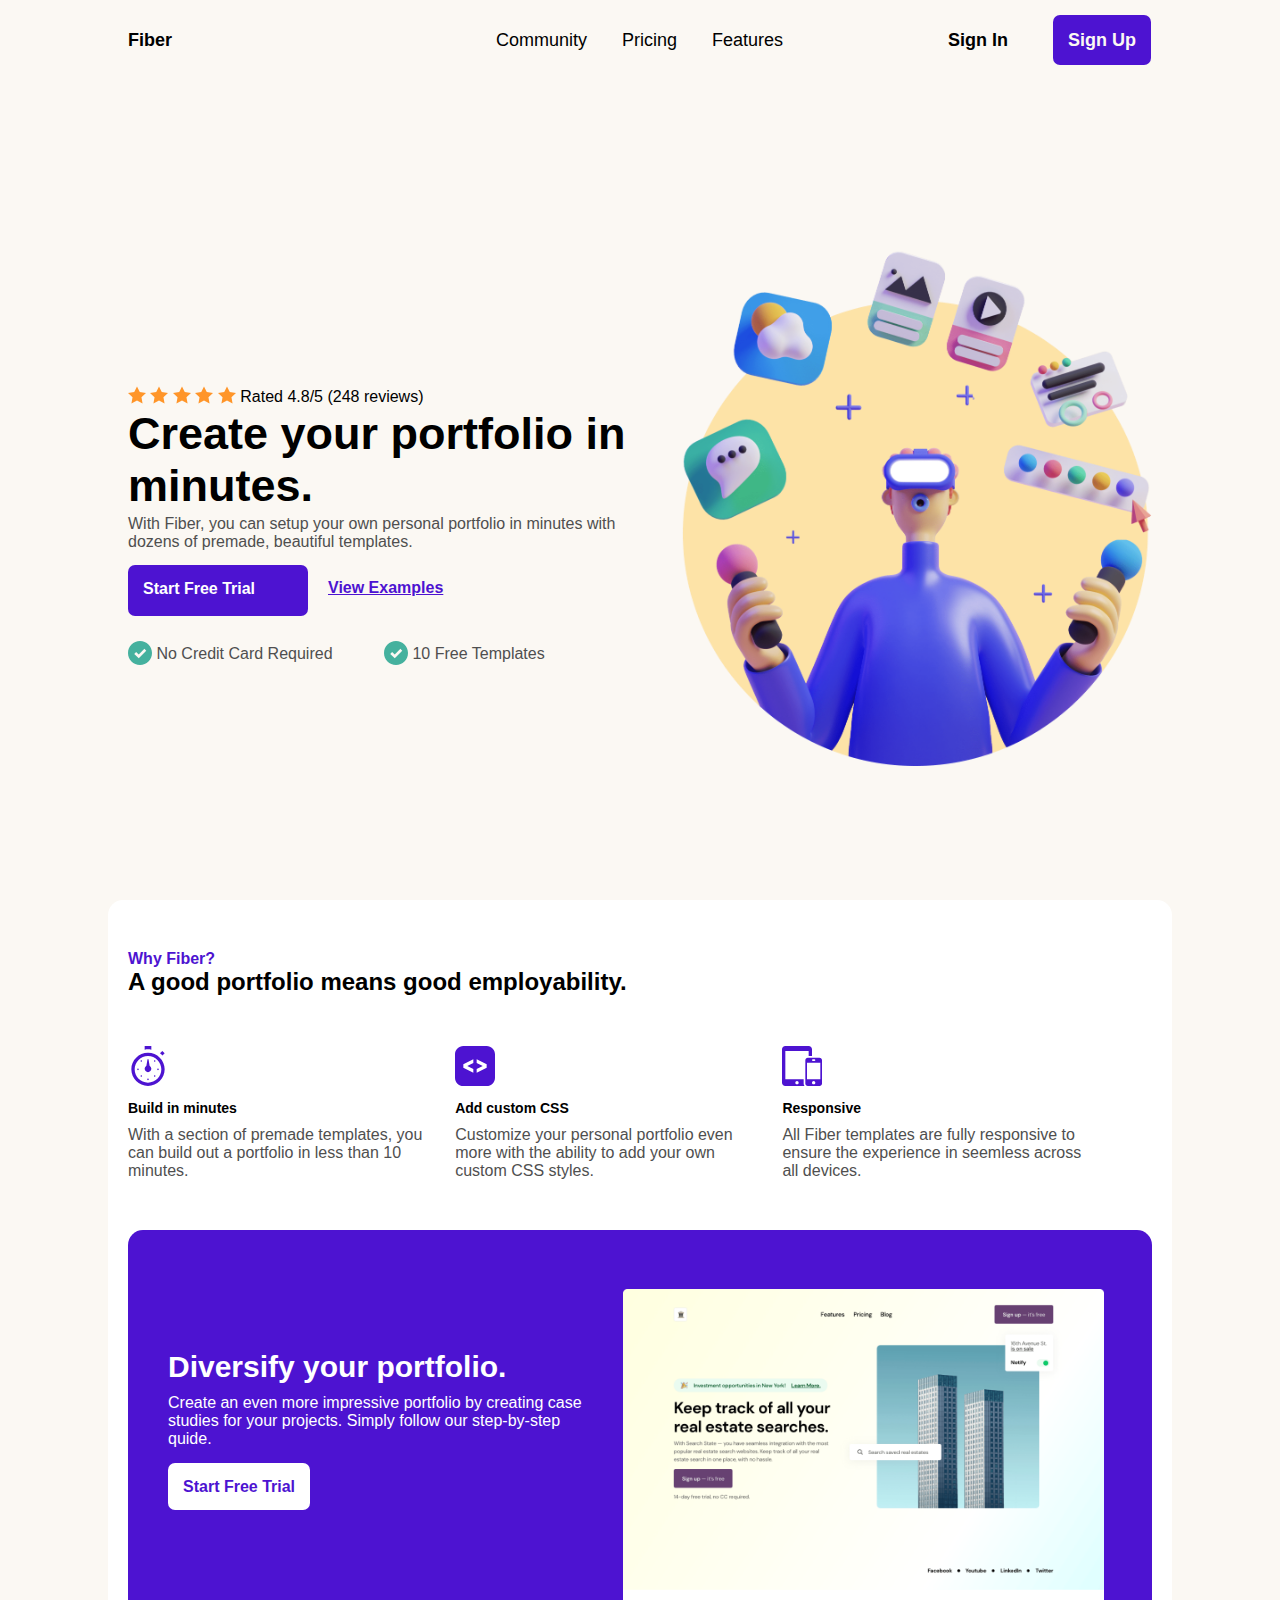
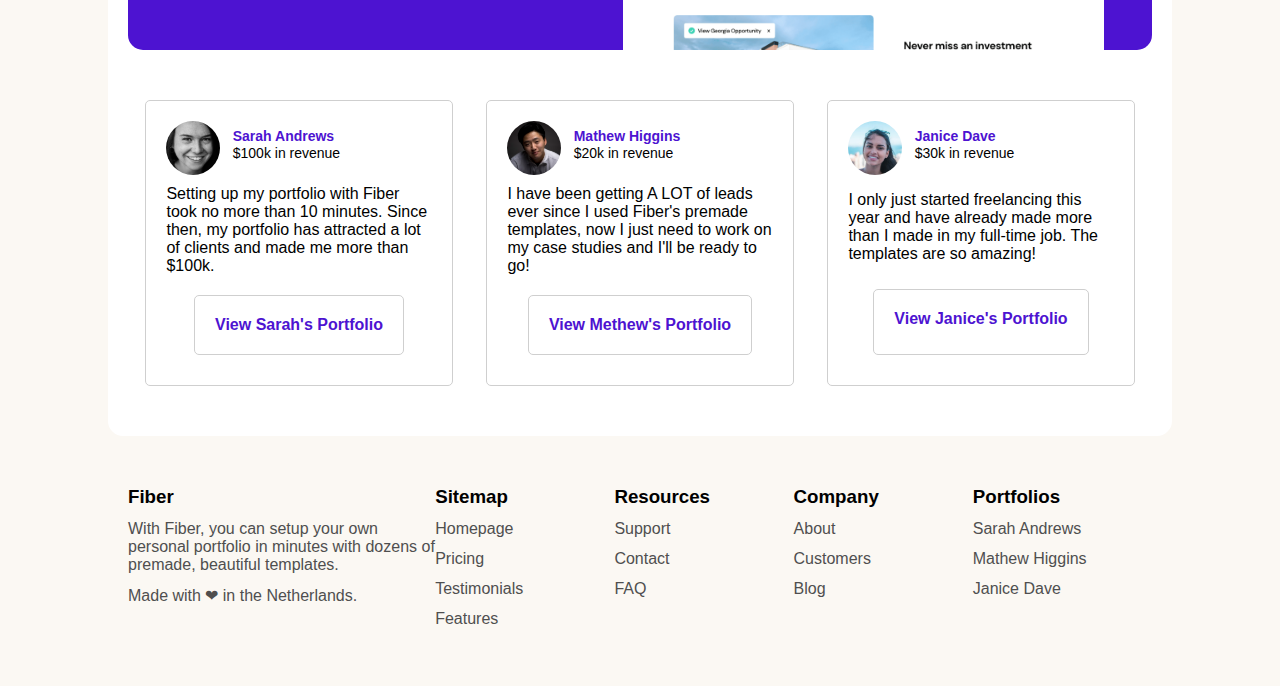
<file: index.html>
<!DOCTYPE html>
<html>

<head>
    <title>Fiber</title>
    <meta charset="utf-8">
    <link rel="stylesheet" type="text/css" href="style.css">
    <meta name="viewport" content="width=device-width, initial-scale=1.0">
</head>

<body>
    <div id="welcomeSection">
        <div>
            <header class="page-header">
                <p>Fiber</p>
                <nav>
                    <a href="">Community</a>
                    <a href="">Pricing</a>
                    <a href="">Features</a>
                </nav>

                <div class="author">
                    <a id="signIn" href="">Sign In</a>
                    <a class="button" href="SignUpPage.html" target="">Sign Up</a>
                </div>
            </header>
        </div>
        <div id="Landing">
            <div id="LandingInfo">
                <div id="stars">
                    <img class="star" src="Fiber Starter Files/Assets/star.svg" alt="star">
                    <img class="star" src="Fiber Starter Files/Assets/star.svg" alt="star">
                    <img class="star" src="Fiber Starter Files/Assets/star.svg" alt="star">
                    <img class="star" src="Fiber Starter Files/Assets/star.svg" alt="star">
                    <img class="star" src="Fiber Starter Files/Assets/star.svg" alt="star">
                    <span>Rated 4.8/5 (248 reviews)</span>
                </div>

                <div>
                    <h1>Create your portfolio in minutes.</h1>
                </div>
                <div>
                    <p>
                        With Fiber, you can setup your own personal portfolio in minutes with dozens of premade, beautiful templates.
                    </p>
                </div>
                <div id="Buttons2">
                    <a class="button" href="">Start Free Trial</a>
                    <a href="">View Examples</a>
                </div>
                <div id="checkmarks">
                    <div>
                        <img src="Fiber Starter Files/Assets/Checkmark.svg" alt="checkmark">
                        <span>No Credit Card Required</span>
                    </div>
                    <div>
                        <img src="Fiber Starter Files/Assets/Checkmark.svg" alt="checkmark">
                        <span>10 Free Templates</span>
                    </div>
                </div>
            </div>
            <div id="logo">
                <img src="Fiber Starter Files/Assets/hero-Illustration.png" alt="logo">
            </div>
        </div>
    </div>

    <div id="mainContent">

        <div id="header2">
            <span>Why Fiber?</span>
            <h2>A good portfolio means good employability.</h2>
        </div>

        <div id="features">
            <div>
                <img src="Fiber Starter Files/Assets/time.svg" alt="time">
                <h3>Build in minutes</h3>
                <p>
                    With a section of premade templates, you can build out a portfolio in less than 10 minutes.
                </p>
            </div>
            <div>
                <img src="Fiber Starter Files/Assets/code.svg" alt="code">
                <h3>Add custom CSS</h3>
                <p>
                    Customize your personal portfolio even more with the ability to add your own custom CSS styles.
                </p>
            </div>
            <div>
                <img src="Fiber Starter Files/Assets/allSizes.svg" alt="responsive">
                <h3>Responsive</h3>
                <p>
                    All Fiber templates are fully responsive to ensure the experience in seemless across all devices.
                </p>
            </div>
        </div>

        <div id="trialInfo">
            <div id="trialInfoText">
                <h2>Diversify your portfolio.</h2>
                <p>
                    Create an even more impressive portfolio by creating case studies for your projects. Simply follow our step-by-step quide.
                </p>
                <a class="button" href="">Start Free Trial</a>
            </div>
            <div>
                <img id="PageImage" src="Fiber Starter Files/Assets/Page Image.png" alt="PageImage">
            </div>
        </div>

        <div id="Community">
            <div class="response">
                <div class="name">

                    <img src="Fiber Starter Files/Assets/User Avatar.svg" alt="avatar">
                    <div>
                        <h4>Sarah Andrews</h4>
                        <span>$100k in revenue</span></div>

                </div>
                <div>
                    <p>
                        Setting up my portfolio with Fiber took no more than 10 minutes. Since then, my portfolio has attracted a lot of clients and made me more than $100k.
                    </p>
                </div>

                <a href="">View Sarah's Portfolio</a>

            </div>
            <div class="response">
                <div class="name">
                    <img src="Fiber Starter Files/Assets/User Avatar 2.svg" alt="avatar">
                    <div>
                        <h4>Mathew Higgins</h4>
                        <span>$20k in revenue</span></div>
                </div>
                <div>
                    <p>
                        I have been getting A LOT of leads ever since I used Fiber's premade templates, now I just need to work on my case studies and I'll be ready to go!
                    </p>
                </div>

                <a href="">View Methew's Portfolio</a>

            </div>
            <div class="response">
                <div class="name">
                    <img src="Fiber Starter Files/Assets/User Avatar 32.svg" alt="avatar">

                    <div>
                        <h4>Janice Dave</h4>
                        <span>$30k in revenue</span>
                    </div>
                </div>
                <div>
                    <p>
                        I only just started freelancing this year and have already made more than I made in my full-time job. The templates are so amazing!
                    </p>
                </div>

                <a href="">View Janice's Portfolio</a>

            </div>
        </div>

    </div>

    <footer>
        <div>
            <h3>Fiber</h3>
            <p>With Fiber, you can setup your own personal portfolio in minutes with dozens of premade, beautiful templates.</p>
            <p>Made with &#10084 in the Netherlands.</p>
        </div>

        <div>
            <h3>Sitemap</h3>
            <ul>
                <li><a href="">Homepage</a></li>
                <li><a href="">Pricing</a></li>
                <li><a href="">Testimonials</a></li>
                <li><a href="">Features</a></li>
            </ul>
        </div>

        <div>
            <h3>Resources</h3>
            <ul>
                <li>
                    <a href="">Support</a>
                </li>
                <li>
                    <a href="">Contact</a>
                </li>
                <li>
                    <a href="">FAQ</a>
                </li>
            </ul>
        </div>

        <div>
            <h3>Company</h3>
            <ul>
                <li>
                    <a href="">About</a>
                </li>
                <li>
                    <a href="">Customers</a>
                </li>
                <li>
                    <a href="">Blog</a>
                </li>
            </ul>
        </div>

        <div>
            <h3>Portfolios</h3>
            <ul>
                <li>
                    <a href="">Sarah Andrews</a>
                </li>
                <li>
                    <a href="">Mathew Higgins</a>
                </li>
                <li>
                    <a href="">Janice Dave</a>
                </li>
            </ul>
        </div>
    </footer>

</body>

</html>
</file>
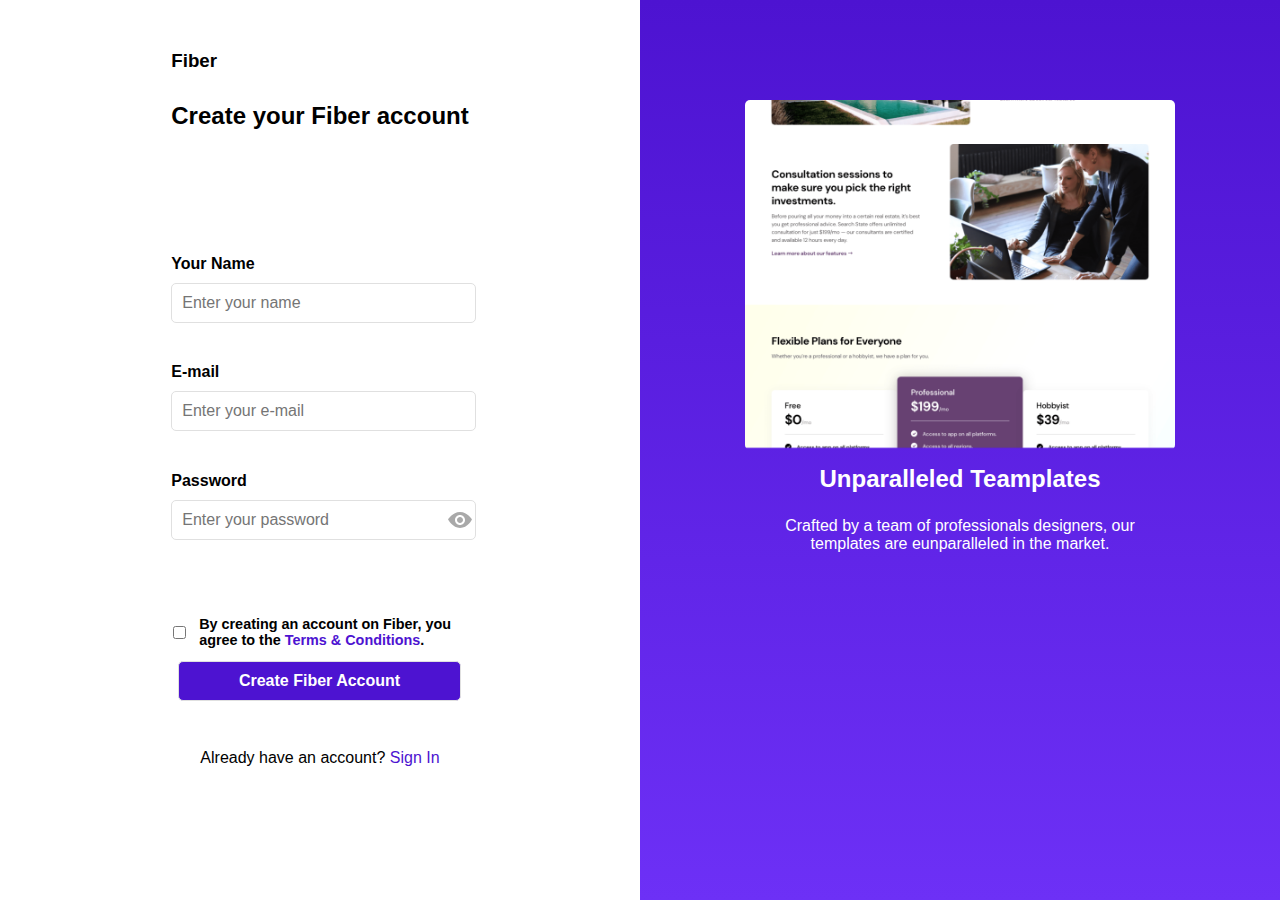
<file: SignUpPage.html>
<!DOCTYPE html>
<html>

<head>
    <title>Sign Up</title>
    <meta charset="utf-8">
    <link rel="stylesheet" type="text/css" href="SignUpStyle.css">
    <meta name="viewport" content="width=device-width, initial-scale=1.0">
</head>

<body>

    <div id="left">
        <h3>Fiber</h3>

        <h2>Create your Fiber account</h2>

        <form action="">
            <div>
                <label for="name">Your Name</label><br>
                <input type="text" required name="name" id="name" placeholder="Enter your name">
            </div>
            <div>
                <label for="email">E-mail</label><br>
                <input type="email" required name="email" id="email" placeholder="Enter your e-mail">
            </div>
            <div>
                <label for="password">Password</label><br>
                <input type="password" required name="password" id="password" placeholder="Enter your password">

                <img src="Fiber Starter Files/Assets/hide password.svg" onclick="myFunction()" alt="eye">
            </div>
            <div id="checkBox">
                <input type="checkbox" required name="checkbox" id="checkbox">
                <label id="checkboxlabel" for="checkbox">By creating an account on Fiber, you agree to the <a href="">Terms & Conditions</a>. </label>
            </div>
            <div>
                <input type="submit" name="submit" id="submit" value="Create Fiber Account">
            </div>
        </form>
        <p>Already have an account? <a href="">Sign In</a></p>
    </div>

    <div id="right">
        <img id="signUpImage" src="Fiber Starter Files/Assets/Sign Up Image.png" alt="Sign Up Image">

        <h2>Unparalleled Teamplates</h2>

        <p>Crafted by a team of professionals designers, our templates are eunparalleled in the market.</p>
    </div>

    <script>
        function myFunction() {
            var x = document.getElementById("password");
            if (x.type === "password") {
                x.type = "text";
            } else {
                x.type = "password";
            }
        }
    </script>

</body>

</html>
</file>
<file: style.css>
* {
                                        margin: 0px;
                                        padding: 0px;
                                    }
                                    
                                    body {
                                        font-family: Verdana, Geneva, Tahoma, sans-serif;
                                        background-color: #fbf8f3;
                                    }
                                    /*WELCOME SECTION Start*/
                                    
                                    #welcomeSection {
                                        /*border: solid black;*/
                                        height: 100vh;
                                        /*width: 100vw;*/
                                        background-color: #fbf8f3;
                                        display: grid;
                                        grid-template-rows: 15% 85%;
                                    }
                                    
                                    header {
                                        width: 80%;
                                        margin: auto;
                                        display: grid;
                                        grid-template-columns: 33.3% 33.3% 33.3%;
                                        /*text-align: center;*/
                                        padding-top: 30px;
                                        font-size: 18px;
                                    }
                                    
                                    header p {
                                        /*padding-left: 100px;*/
                                        /*border: solid black;*/
                                        font-weight: bold;
                                        font-family: 'Arial Narrow Bold', sans-serif;
                                    }
                                    
                                    header nav {
                                        text-align: center;
                                    }
                                    
                                    header nav a {
                                        text-decoration: none;
                                        color: #000;
                                        margin: 0px 15px;
                                    }
                                    
                                    .author a {
                                        font-weight: bold;
                                        text-decoration: none;
                                        margin-left: 40px;
                                        right: 0px;
                                        /*border: solid red;*/
                                    }
                                    
                                    #signIn {
                                        color: #000;
                                    }
                                    
                                    .author {
                                        /*border: solid black;*/
                                        text-align: right;
                                    }
                                    
                                    .button {
                                        padding: 15px;
                                        border-radius: 7px;
                                        background-color: #4d13d1;
                                        color: #fbf8f3;
                                        text-decoration: none;
                                    }
                                    
                                    #Landing {
                                        width: 80%;
                                        margin: auto;
                                        display: grid;
                                        grid-template-columns: 50% 50%;
                                    }
                                    
                                    #LandingInfo {
                                        height: 280px;
                                        display: grid;
                                        grid-row-gap: 0px;
                                        margin-top: 120px;
                                    }
                                    
                                    #stars img {
                                        margin: 0px 0px -2px;
                                    }
                                    
                                    #LandingInfo h1 {
                                        font-size: 45px;
                                    }
                                    
                                    #LandingInfo p {
                                        color: #4f4f4f;
                                    }
                                    
                                    #logo img {
                                        height: 550px;
                                        margin-top: -50px;
                                    }
                                    
                                    #Buttons2 {
                                        margin: 25px 0px;
                                        font-weight: bold;
                                        display: grid;
                                        grid-template-columns: 200px 200px;
                                    }
                                    
                                    #Buttons2 a {
                                        margin-right: 20px;
                                        color: #4d13d1;
                                    }
                                    
                                    #Buttons2 .button {
                                        margin-top: -14px;
                                        color: #fff;
                                    }
                                    
                                    #checkmarks {
                                        display: grid;
                                        grid-template-columns: 50% 50%;
                                    }
                                    
                                    #checkmarks img {
                                        margin-bottom: -6px;
                                    }
                                    
                                    #checkmarks span {
                                        color: #4f4f4f;
                                    }
                                    /*WELCOME SECTION End*/
                                    /*MAIN CONTENT Start*/
                                    
                                    #mainContent {
                                        background-color: #fff;
                                        width: 80%;
                                        margin: auto;
                                        border-radius: 15px;
                                        display: grid;
                                        grid-row-gap: 50px;
                                        padding: 50px 20px;
                                    }
                                    
                                    #header2 span {
                                        color: #4d13d1;
                                        font-weight: bold;
                                    }
                                    
                                    #header2 h2 {
                                        width: 50%;
                                    }
                                    
                                    #features {
                                        display: grid;
                                        grid-template-columns: 30% 30% 30%;
                                        grid-column-gap: 20px;
                                    }
                                    
                                    #features img {
                                        margin-bottom: 10px;
                                    }
                                    
                                    #features h3 {
                                        margin-bottom: 10px;
                                        font-size: 14px;
                                    }
                                    
                                    #features p {
                                        color: #4f4f4f;
                                    }
                                    
                                    #trialInfo {
                                        position: relative;
                                        background-color: #4d13d1;
                                        border-radius: 15px;
                                        color: #fff;
                                        padding: 20px 40px 0px;
                                        display: grid;
                                        grid-template-columns: 45% 45%;
                                        grid-column-gap: 30px;
                                        height: 400px;
                                    }
                                    
                                    #trialInfo .button {
                                        background-color: #fff;
                                        color: #4d13d1;
                                        font-weight: bold;
                                    }
                                    
                                    #trialInfoText {
                                        margin-top: 100px;
                                    }
                                    
                                    #trialInfoText h2 {
                                        margin-bottom: 10px;
                                        font-size: 30px;
                                    }
                                    
                                    #trialInfoText p {
                                        margin-bottom: 30px;
                                    }
                                    
                                    #PageImage {
                                        position: absolute;
                                        /*height: 400px;*/
                                        width: 47%;
                                        bottom: 0px;
                                    }
                                    
                                    #Community {
                                        display: grid;
                                        grid-template-columns: 30% 30% 30%;
                                        grid-column-gap: 3.3%;
                                        justify-content: center;
                                    }
                                    
                                    .response {
                                        border: solid #cfcfcf;
                                        border-radius: 5px;
                                        border-width: 0.2px;
                                        padding: 20px;
                                        display: grid;
                                        grid-row-gap: 10px;
                                    }
                                    
                                    .response a {
                                        border: solid #cfcfcf;
                                        border-radius: 5px;
                                        border-width: 0.2px;
                                        padding: 20px;
                                        margin: 10px auto;
                                        text-decoration: none;
                                        color: #4d13d1;
                                        font-weight: bold;
                                        text-align: center;
                                    }
                                    
                                    .name {
                                        display: grid;
                                        grid-template-columns: 25% 75%;
                                        padding-top: 0px;
                                    }
                                    
                                    .name h4 {
                                        padding-top: 7px;
                                        font-weight: bold;
                                        color: #4d13d1;
                                        font-size: 14px;
                                    }
                                    
                                    .name span {
                                        font-size: 14px;
                                    }
                                    /*MAIN CONTENT End*/
                                    /*FOOTER Start*/
                                    
                                    footer {
                                        display: grid;
                                        grid-template-columns: 30% 17.5% 17.5% 17.5% 17.5%;
                                        background-color: #fbf8f3;
                                        height: 200px;
                                        width: 80%;
                                        margin: auto;
                                        padding-top: 50px;
                                    }
                                    
                                    footer p {
                                        color: #4f4f4f;
                                        margin-top: 12px;
                                    }
                                    
                                    footer ul {
                                        list-style-type: none;
                                    }
                                    
                                    footer ul li {
                                        margin-top: 12px;
                                    }
                                    
                                    footer ul a {
                                        text-decoration: none;
                                        color: #4f4f4f;
                                    }
                                    
                                    @media screen and (max-width: 1110px) {
                                        #logo img {
                                            height: 450px;
                                            margin-top: 30px;
                                        }
                                        header nav a {
                                            margin: 0px 5px;
                                        }
                                        .author a {
                                            margin-left: 10px;
                                        }
                                        .name {
                                            grid-template-columns: 30% 70%;
                                        }
                                        #PageImage {
                                            height: 350px;
                                            object-fit: cover;
                                        }
                                    }
                                    
                                    @media screen and (max-width: 906px) {
                                        .name {
                                            grid-template-columns: 100%;
                                        }
                                        #logo img {
                                            height: 400px;
                                            margin-top: -60px;
                                        }
                                        #checkmarks {
                                            grid-template-columns: 100%;
                                            grid-row-gap: 10px;
                                        }
                                        #Buttons2 {
                                            grid-template-columns: 200px;
                                            grid-row-gap: 15px;
                                        }
                                        #LandingInfo {
                                            margin-top: -20px;
                                        }
                                        header {
                                            width: 90%;
                                        }
                                        #Landing {
                                            width: 90%;
                                        }
                                        #mainContent {
                                            width: 90%;
                                        }
                                        footer {
                                            width: 90%;
                                        }
                                    }
                                    
                                    @media screen and (max-width: 805px) {
                                        #logo img {
                                            height: 350px;
                                            margin-top: -60px;
                                        }
                                    }
                                    
                                    @media screen and (max-width: 705px) {
                                        header {
                                            grid-template-columns: 100%;
                                            grid-row-gap: 30px;
                                        }
                                        #header2 h2 {
                                            width: 90%;
                                        }
                                        #welcomeSection {
                                            height: 950px;
                                        }
                                        .author {
                                            text-align: left;
                                        }
                                        .author a {
                                            margin-left: 0px;
                                        }
                                        header nav {
                                            text-align: left;
                                        }
                                        header nav a {
                                            margin: 0px 0px;
                                        }
                                        #Landing {
                                            grid-template-columns: 100%;
                                            grid-template-rows: 400px 350px;
                                        }
                                        #logo {
                                            grid-row-start: 1;
                                            justify-self: center;
                                            height: 300px;
                                            margin-top: 40px;
                                        }
                                        #LandingInfo {
                                            margin-top: -40px;
                                        }
                                        #trialInfo {
                                            grid-template-columns: 100%;
                                            height: 600px;
                                        }
                                        #PageImage {
                                            height: 350px;
                                            object-fit: cover;
                                            width: 80%;
                                            right: 10%;
                                            left: 10%;
                                        }
                                        #trialInfoText {
                                            margin-top: 30px;
                                            width: 80%;
                                            position: absolute;
                                            right: 10%;
                                            left: 10%;
                                        }
                                        footer {
                                            grid-template-columns: 100%;
                                            grid-row-gap: 20px;
                                            height: 680px;
                                            padding-top: 50px;
                                            padding-bottom: 50px;
                                        }
                                        #Community {
                                            grid-template-columns: 100%;
                                            grid-row-gap: 10px;
                                        }
                                        .name {
                                            grid-template-columns: 60px 300px;
                                        }
                                        #mainContent {
                                            width: 90%;
                                        }
                                    }
                                    
                                    @media screen and (max-width: 508px) {
                                        #features {
                                            grid-template-columns: 100%;
                                            grid-row-gap: 20px;
                                        }
                                        #features p {
                                            width: 280px;
                                        }
                                        #header2 h2 {
                                            width: 280px;
                                        }
                                        #trialInfo {
                                            width: 70%;
                                            margin: auto;
                                        }
                                    }
                                    
                                    @media screen and (max-width: 450px) {
                                        #trialInfo {
                                            width: 60%;
                                            height: 570px;
                                        }
                                        #PageImage {
                                            height: 250px;
                                        }
                                    }
                                    
                                    @media screen and (max-width: 414px) {
                                        #trialInfo {
                                            width: 200px;
                                        }
                                        .response {
                                            width: 320px;
                                        }
                                        .response p {
                                            width: 310px;
                                        }
                                        .response a {
                                            width: 150px;
                                            margin-left: 70px;
                                        }
                                    }
                                    
                                    @media screen and (max-width: 360px) {
                                        #trialInfo {
                                            width: 160px;
                                        }
                                        .response {
                                            width: 275px;
                                        }
                                        .response p {
                                            width: 280px;
                                        }
                                        .response a {
                                            width: 150px;
                                            margin-left: 45px;
                                        }
                                        #mainContent {
                                            margin-top: 70px;
                                        }
                                    }
</file>
<file: SignUpStyle.css>
* {
    margin: 0px;
    padding: 0px;
}

body {
    display: grid;
    grid-template-columns: 50% 50%;
    font-family: Helvetica, Arial, sans-serif;
}

#left {
    display: grid;
    grid-template-rows: max-content;
    grid-row-gap: 30px;
    justify-content: center;
    width: 70%;
    margin: 50px auto;
}

#left h2 {
    height: 40px;
}

#left form {
    display: grid;
    margin-top: 0px;
    grid-row-gap: 0px;
    position: relative;
}

#left form input {
    width: 95%;
    margin: 10px 0px 20px;
    padding: 10px;
    font-size: 1em;
    border-radius: 5px;
    border: solid #e0e0e0;
    border-width: 0.1px;
}

#left form label {
    font-weight: bold;
}

#left form #password {
    position: relative;
}

#left form img {
    position: relative;
    left: 93%;
    bottom: 52px;
}

#left form img:active {
    transform: translateY(2px);
}

#checkBox {
    position: absolute;
    bottom: 0px;
    left: 0px;
    display: grid;
    grid-template-columns: 6% 90%;
    grid-column-gap: 10px;
    bottom: 30px;
    margin-bottom: 10px;
    font-size: 0.9em;
}

#checkBox a {
    color: #4d13d1;
}

#submit {
    position: relative;
    left: 7px;
    top: 42px;
    border: none;
    background-color: #4d13d1;
    border-radius: 5px;
    font-weight: bold;
    color: #fff;
}

#submit:hover {
    -webkit-box-shadow: 2px 5px 16px 0px #4D13D1, 5px 5px 15px 5px rgba(77, 19, 209, 0);
    box-shadow: 2px 5px 16px 0px #4D13D1, 5px 5px 15px 5px rgba(77, 19, 209, 0);
    border: none;
}

#submit:active {
    transform: translateY(4px);
    border: none;
}

#left p {
    text-align: center;
    margin-top: 20px;
}

#left a {
    text-decoration: none;
    color: #4d13d1;
}

#right {
    display: grid;
    grid-template-rows: max-content;
    grid-row-gap: 20px;
    background-image: linear-gradient(to bottom, #4d13d1, #6d30f6);
    height: 100vh;
    justify-content: center;
    width: 100%;
    color: #fff;
}

#right h2 {
    width: 300px;
    text-align: center;
    margin: auto;
    margin-top: -5px;
}

#right p {
    width: 350px;
    text-align: center;
    margin: -80px auto auto;
}

#signUpImage {
    height: 350px;
    margin: 100px auto 0px;
    width: 90%;
    object-fit: cover;
    border-radius: 5px;
}

@media screen and (max-width: 730px) {
    #right p {
        width: 300px;
    }
}

@media screen and (max-width: 610px) {
    body {
        grid-template-columns: 100%;
        height: 100vh;
    }
    #right {
        display: none;
    }
}

@media screen and (max-height: 900px) {
    #right p {
        margin: -190px auto auto;
    }
}

@media screen and (max-height: 800px) {
    #right p {
        margin: -130px auto auto;
    }
}

@media screen and (max-height: 700px) {
    #right p {
        margin: -80px auto auto;
    }
}

@media screen and (max-height: 650px) {
    #right p {
        margin: -50px auto auto;
    }
}
</file>
